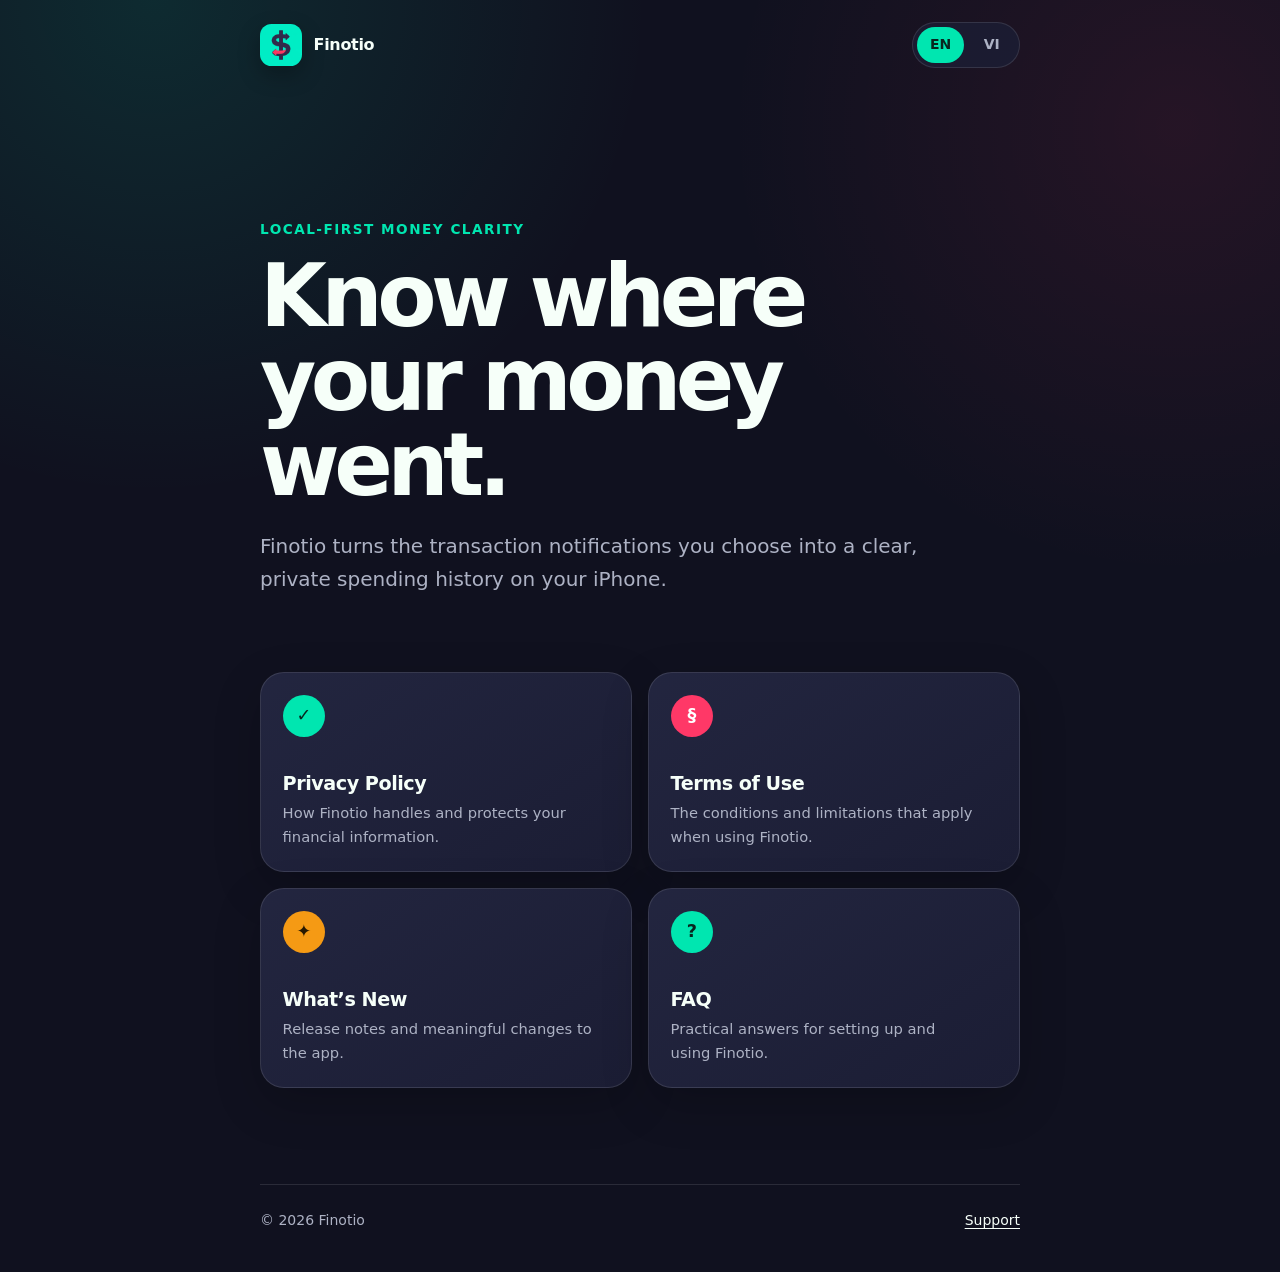
<file: index.html>
<!doctype html>
<html lang="en">
<head>
  <meta charset="utf-8">
  <meta name="viewport" content="width=device-width, initial-scale=1">
  <meta name="description" content="Finotio help, privacy policy, terms of use, and release notes.">
  <meta name="theme-color" content="#10111f">
  <title>Finotio</title>
  <link rel="icon" href="assets/finotio-icon.png">
  <link rel="stylesheet" href="assets/styles.css">
  <script src="assets/site.js" defer></script>
</head>
<body>
  <header class="site-header shell">
    <a class="brand" href="./" aria-label="Finotio home">
      <img src="assets/finotio-icon.png" alt="">
      <span>Finotio</span>
    </a>
    <div class="language-picker" aria-label="Language">
      <button type="button" data-language="en" aria-pressed="true">EN</button>
      <button type="button" data-language="vi" aria-pressed="false">VI</button>
    </div>
  </header>

  <main class="shell">
    <div data-copy="en">
      <section class="hero">
        <p class="eyebrow">Local-first money clarity</p>
        <h1>Know where your money went.</h1>
        <p class="lede">Finotio turns the transaction notifications you choose into a clear, private spending history on your iPhone.</p>
      </section>

      <nav class="link-grid" aria-label="Information pages">
        <a class="link-card" href="privacy/?lang=en">
          <span class="card-icon" aria-hidden="true">✓</span>
          <h2>Privacy Policy</h2>
          <p>How Finotio handles and protects your financial information.</p>
        </a>
        <a class="link-card" href="terms/?lang=en">
          <span class="card-icon" aria-hidden="true">§</span>
          <h2>Terms of Use</h2>
          <p>The conditions and limitations that apply when using Finotio.</p>
        </a>
        <a class="link-card" href="whats-new/?lang=en">
          <span class="card-icon" aria-hidden="true">✦</span>
          <h2>What’s New</h2>
          <p>Release notes and meaningful changes to the app.</p>
        </a>
        <a class="link-card" href="faq/?lang=en">
          <span class="card-icon" aria-hidden="true">?</span>
          <h2>FAQ</h2>
          <p>Practical answers for setting up and using Finotio.</p>
        </a>
      </nav>
    </div>

    <div data-copy="vi" hidden>
      <section class="hero">
        <p class="eyebrow">Tài chính rõ ràng, dữ liệu cục bộ</p>
        <h1>Hiểu tiền của bạn đã đi đâu.</h1>
        <p class="lede">Finotio biến những thông báo giao dịch bạn chủ động chọn thành lịch sử chi tiêu rõ ràng và riêng tư trên iPhone.</p>
      </section>

      <nav class="link-grid" aria-label="Các trang thông tin">
        <a class="link-card" href="privacy/?lang=vi">
          <span class="card-icon" aria-hidden="true">✓</span>
          <h2>Chính sách quyền riêng tư</h2>
          <p>Cách Finotio xử lý và bảo vệ thông tin tài chính của bạn.</p>
        </a>
        <a class="link-card" href="terms/?lang=vi">
          <span class="card-icon" aria-hidden="true">§</span>
          <h2>Điều khoản sử dụng</h2>
          <p>Các điều kiện và giới hạn áp dụng khi sử dụng Finotio.</p>
        </a>
        <a class="link-card" href="whats-new/?lang=vi">
          <span class="card-icon" aria-hidden="true">✦</span>
          <h2>Có gì mới</h2>
          <p>Ghi chú phát hành và những thay đổi đáng chú ý của ứng dụng.</p>
        </a>
        <a class="link-card" href="faq/?lang=vi">
          <span class="card-icon" aria-hidden="true">?</span>
          <h2>Câu hỏi thường gặp</h2>
          <p>Hướng dẫn thiết thực để thiết lập và sử dụng Finotio.</p>
        </a>
      </nav>
    </div>
  </main>

  <footer class="site-footer shell">
    <p>© 2026 Finotio</p>
    <p><a href="https://github.com/phuwn/Finotio-site/issues">Support</a></p>
  </footer>
</body>
</html>
</file>
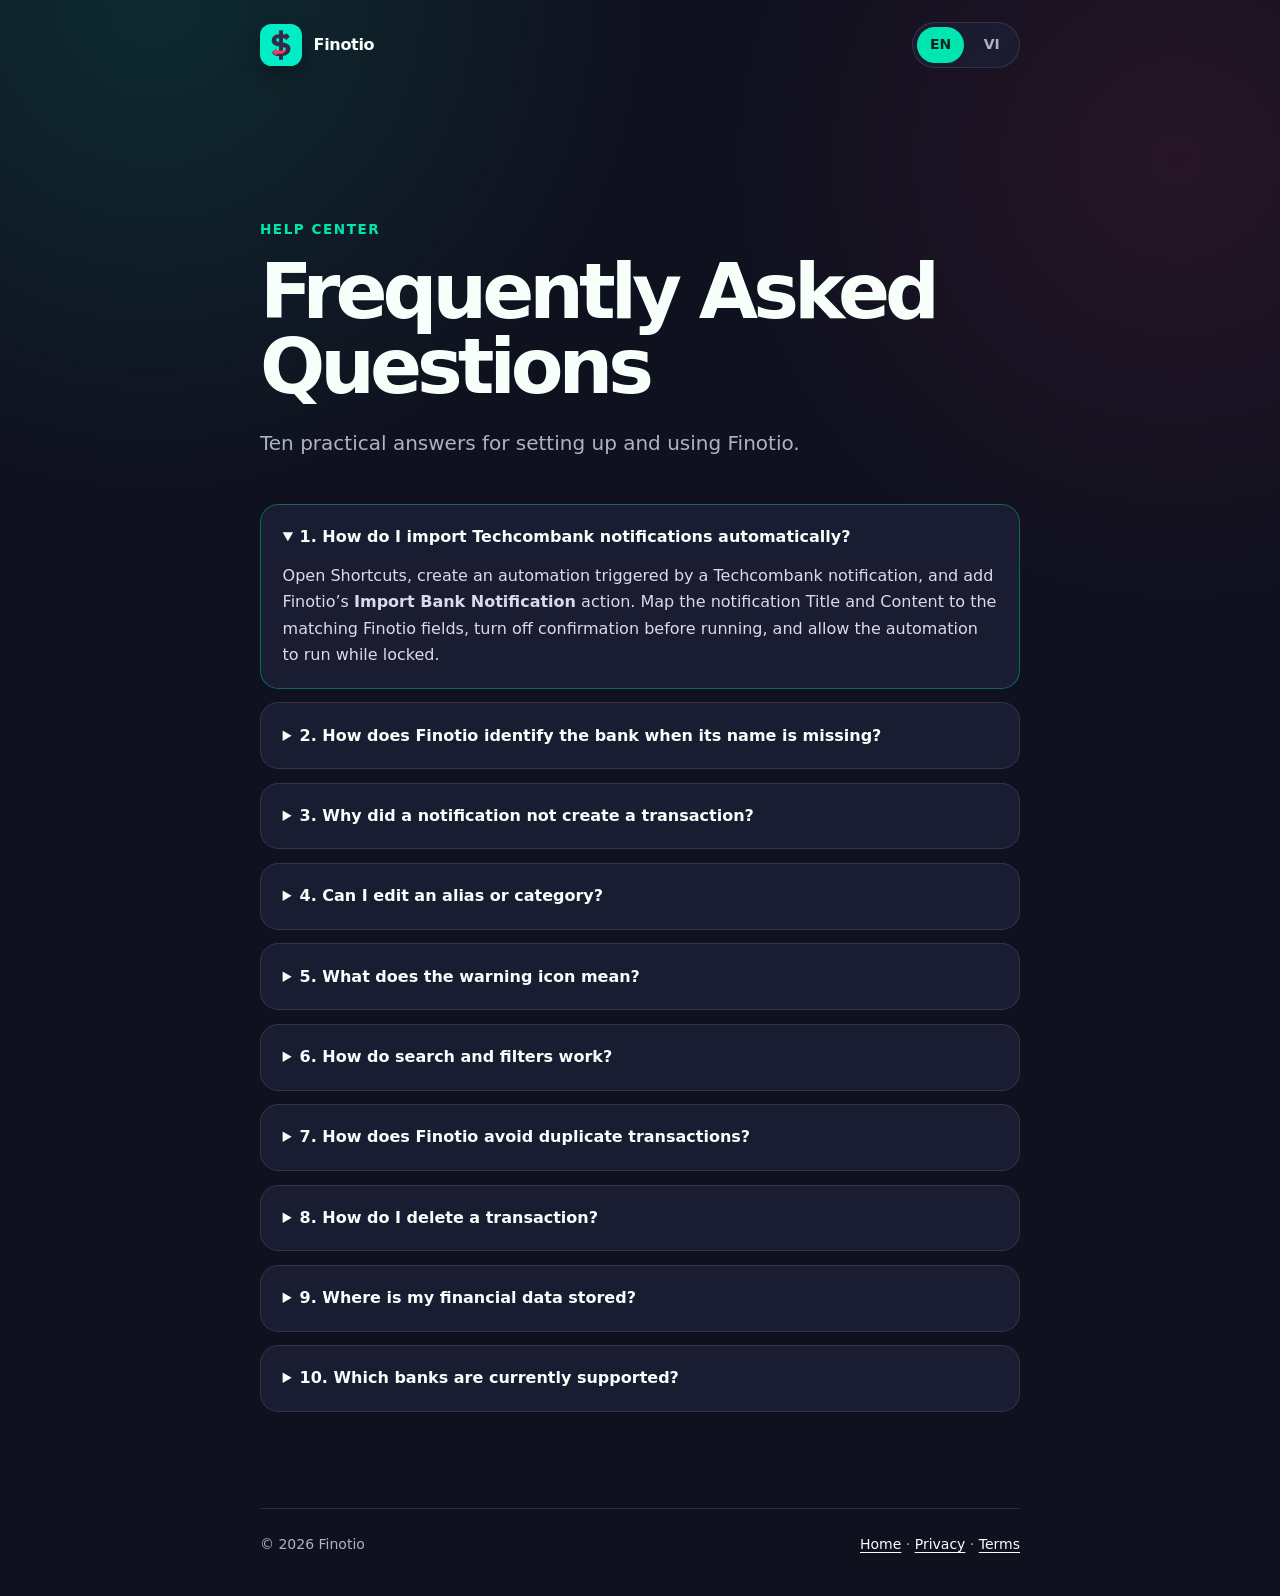
<file: faq/index.html>
<!doctype html>
<html lang="en">
<head>
  <meta charset="utf-8">
  <meta name="viewport" content="width=device-width, initial-scale=1">
  <meta name="description" content="Frequently asked questions about using Finotio.">
  <meta name="theme-color" content="#10111f">
  <title>FAQ — Finotio</title>
  <link rel="icon" href="../assets/finotio-icon.png">
  <link rel="stylesheet" href="../assets/styles.css">
  <script src="../assets/site.js" defer></script>
</head>
<body>
  <header class="site-header shell">
    <a class="brand" href="../" aria-label="Finotio home">
      <img src="../assets/finotio-icon.png" alt="">
      <span>Finotio</span>
    </a>
    <div class="language-picker" aria-label="Language">
      <button type="button" data-language="en" aria-pressed="true">EN</button>
      <button type="button" data-language="vi" aria-pressed="false">VI</button>
    </div>
  </header>

  <main class="shell">
    <article data-copy="en">
      <header class="hero">
        <p class="eyebrow">Help center</p>
        <h1 class="legal-title">Frequently Asked Questions</h1>
        <p class="lede">Ten practical answers for setting up and using Finotio.</p>
      </header>
      <section class="faq-list">
        <details open>
          <summary>1. How do I import Techcombank notifications automatically?</summary>
          <p>Open Shortcuts, create an automation triggered by a Techcombank notification, and add Finotio’s <strong>Import Bank Notification</strong> action. Map the notification Title and Content to the matching Finotio fields, turn off confirmation before running, and allow the automation to run while locked.</p>
        </details>
        <details>
          <summary>2. How does Finotio identify the bank when its name is missing?</summary>
          <p>Finotio saves the account number and money source from recognized transactions. When a later notification omits the bank name, Finotio compares its account number with your saved Accounts and uses the matching money source.</p>
        </details>
        <details>
          <summary>3. Why did a notification not create a transaction?</summary>
          <p>Confirm that both notification Title and Content are passed to Finotio. Promotional messages beginning with <code>[QC]</code> are intentionally ignored. If the bank changes its wording, keep a redacted copy of the complete notification for troubleshooting and enter the transaction manually.</p>
        </details>
        <details>
          <summary>4. Can I edit an alias or category?</summary>
          <p>Yes. Open any transaction and change its Transaction alias or Category. When you change a category, Finotio remembers the normalized alias and can reuse that category for similar future transactions.</p>
        </details>
        <details>
          <summary>5. What does the warning icon mean?</summary>
          <p>The warning means the notification was parsed with low confidence. Review the original notification, alias, and category. The warning disappears after you edit either the alias or category.</p>
        </details>
        <details>
          <summary>6. How do search and filters work?</summary>
          <p>Search by alias, category, bank, or amount. A numeric query such as <code>10</code> matches amount prefixes such as 10,000 and 100,000, while also matching aliases containing “10”. Use the filter button to narrow results by category or money source.</p>
        </details>
        <details>
          <summary>7. How does Finotio avoid duplicate transactions?</summary>
          <p>Finotio compares source, direction, amount, time, and transaction description before saving. Similar transactions recorded close together are treated as duplicates.</p>
        </details>
        <details>
          <summary>8. How do I delete a transaction?</summary>
          <p>Open Transaction Details, scroll to the bottom, and tap Delete Transaction. You can also swipe a transaction in the full Transactions list.</p>
        </details>
        <details>
          <summary>9. Where is my financial data stored?</summary>
          <p>Transaction parsing and storage happen locally on your iPhone. Finotio does not require your bank password or OTP. Read the Privacy Policy for the complete details.</p>
        </details>
        <details>
          <summary>10. Which banks are currently supported?</summary>
          <p>Techcombank is the currently supported bank. More notification formats may be added after they are tested against real, redacted samples.</p>
        </details>
      </section>
    </article>

    <article data-copy="vi" hidden>
      <header class="hero">
        <p class="eyebrow">Trung tâm trợ giúp</p>
        <h1 class="legal-title">Câu hỏi thường gặp</h1>
        <p class="lede">Mười câu trả lời thiết thực để thiết lập và sử dụng Finotio.</p>
      </header>
      <section class="faq-list">
        <details open>
          <summary>1. Làm sao tự động nhập thông báo Techcombank?</summary>
          <p>Mở Phím tắt, tạo một tự động hóa được kích hoạt bởi thông báo Techcombank, rồi thêm tác vụ <strong>Nhập thông báo ngân hàng</strong> của Finotio. Gán Tiêu đề và Nội dung thông báo vào đúng trường của Finotio, tắt xác nhận trước khi chạy và cho phép tự động hóa chạy khi khóa máy.</p>
        </details>
        <details>
          <summary>2. Finotio nhận diện ngân hàng thế nào khi thông báo không có tên ngân hàng?</summary>
          <p>Finotio lưu số tài khoản và nguồn tiền từ các giao dịch đã nhận diện. Khi thông báo sau không có tên ngân hàng, Finotio đối chiếu số tài khoản với mục Tài khoản đã lưu và dùng nguồn tiền tương ứng.</p>
        </details>
        <details>
          <summary>3. Vì sao một thông báo không tạo ra giao dịch?</summary>
          <p>Hãy kiểm tra cả Tiêu đề và Nội dung thông báo đều được chuyển sang Finotio. Tin quảng cáo bắt đầu bằng <code>[QC]</code> sẽ bị bỏ qua. Nếu ngân hàng đổi cách viết, hãy giữ một bản thông báo đầy đủ đã che dữ liệu nhạy cảm để xử lý lỗi và nhập giao dịch thủ công.</p>
        </details>
        <details>
          <summary>4. Tôi có thể sửa tên giao dịch hoặc danh mục không?</summary>
          <p>Có. Mở bất kỳ giao dịch nào rồi sửa Tên giao dịch hoặc Danh mục. Khi bạn đổi danh mục, Finotio ghi nhớ tên đã chuẩn hóa và có thể dùng lại danh mục đó cho giao dịch tương tự trong tương lai.</p>
        </details>
        <details>
          <summary>5. Biểu tượng cảnh báo có ý nghĩa gì?</summary>
          <p>Cảnh báo cho biết Finotio chưa tự tin về kết quả phân tích thông báo. Hãy kiểm tra thông báo gốc, tên giao dịch và danh mục. Cảnh báo biến mất sau khi bạn sửa tên giao dịch hoặc danh mục.</p>
        </details>
        <details>
          <summary>6. Tìm kiếm và bộ lọc hoạt động thế nào?</summary>
          <p>Bạn có thể tìm theo tên, danh mục, ngân hàng hoặc số tiền. Từ khóa thuần số như <code>10</code> sẽ khớp tiền tố số tiền như 10.000 và 100.000, đồng thời vẫn khớp tên giao dịch chứa “10”. Nút bộ lọc giúp lọc theo danh mục hoặc nguồn tiền.</p>
        </details>
        <details>
          <summary>7. Finotio tránh giao dịch trùng lặp thế nào?</summary>
          <p>Trước khi lưu, Finotio so sánh nguồn, chiều giao dịch, số tiền, thời gian và mô tả. Các giao dịch tương tự được ghi gần nhau sẽ được xem là trùng lặp.</p>
        </details>
        <details>
          <summary>8. Làm sao xóa một giao dịch?</summary>
          <p>Mở Chi tiết giao dịch, cuộn xuống cuối trang rồi nhấn Xóa giao dịch. Bạn cũng có thể vuốt một giao dịch trong danh sách Giao dịch đầy đủ.</p>
        </details>
        <details>
          <summary>9. Dữ liệu tài chính của tôi được lưu ở đâu?</summary>
          <p>Việc phân tích và lưu giao dịch diễn ra cục bộ trên iPhone. Finotio không yêu cầu mật khẩu ngân hàng hoặc OTP. Hãy đọc Chính sách quyền riêng tư để biết đầy đủ chi tiết.</p>
        </details>
        <details>
          <summary>10. Finotio hiện hỗ trợ ngân hàng nào?</summary>
          <p>Techcombank là ngân hàng đang được hỗ trợ chính thức. Các định dạng thông báo khác có thể được bổ sung sau khi được kiểm thử với mẫu thật đã ẩn thông tin nhạy cảm.</p>
        </details>
      </section>
    </article>
  </main>

  <footer class="site-footer shell">
    <p>© 2026 Finotio</p>
    <p><a href="../">Home</a> · <a href="../privacy/">Privacy</a> · <a href="../terms/">Terms</a></p>
  </footer>
</body>
</html>
</file>
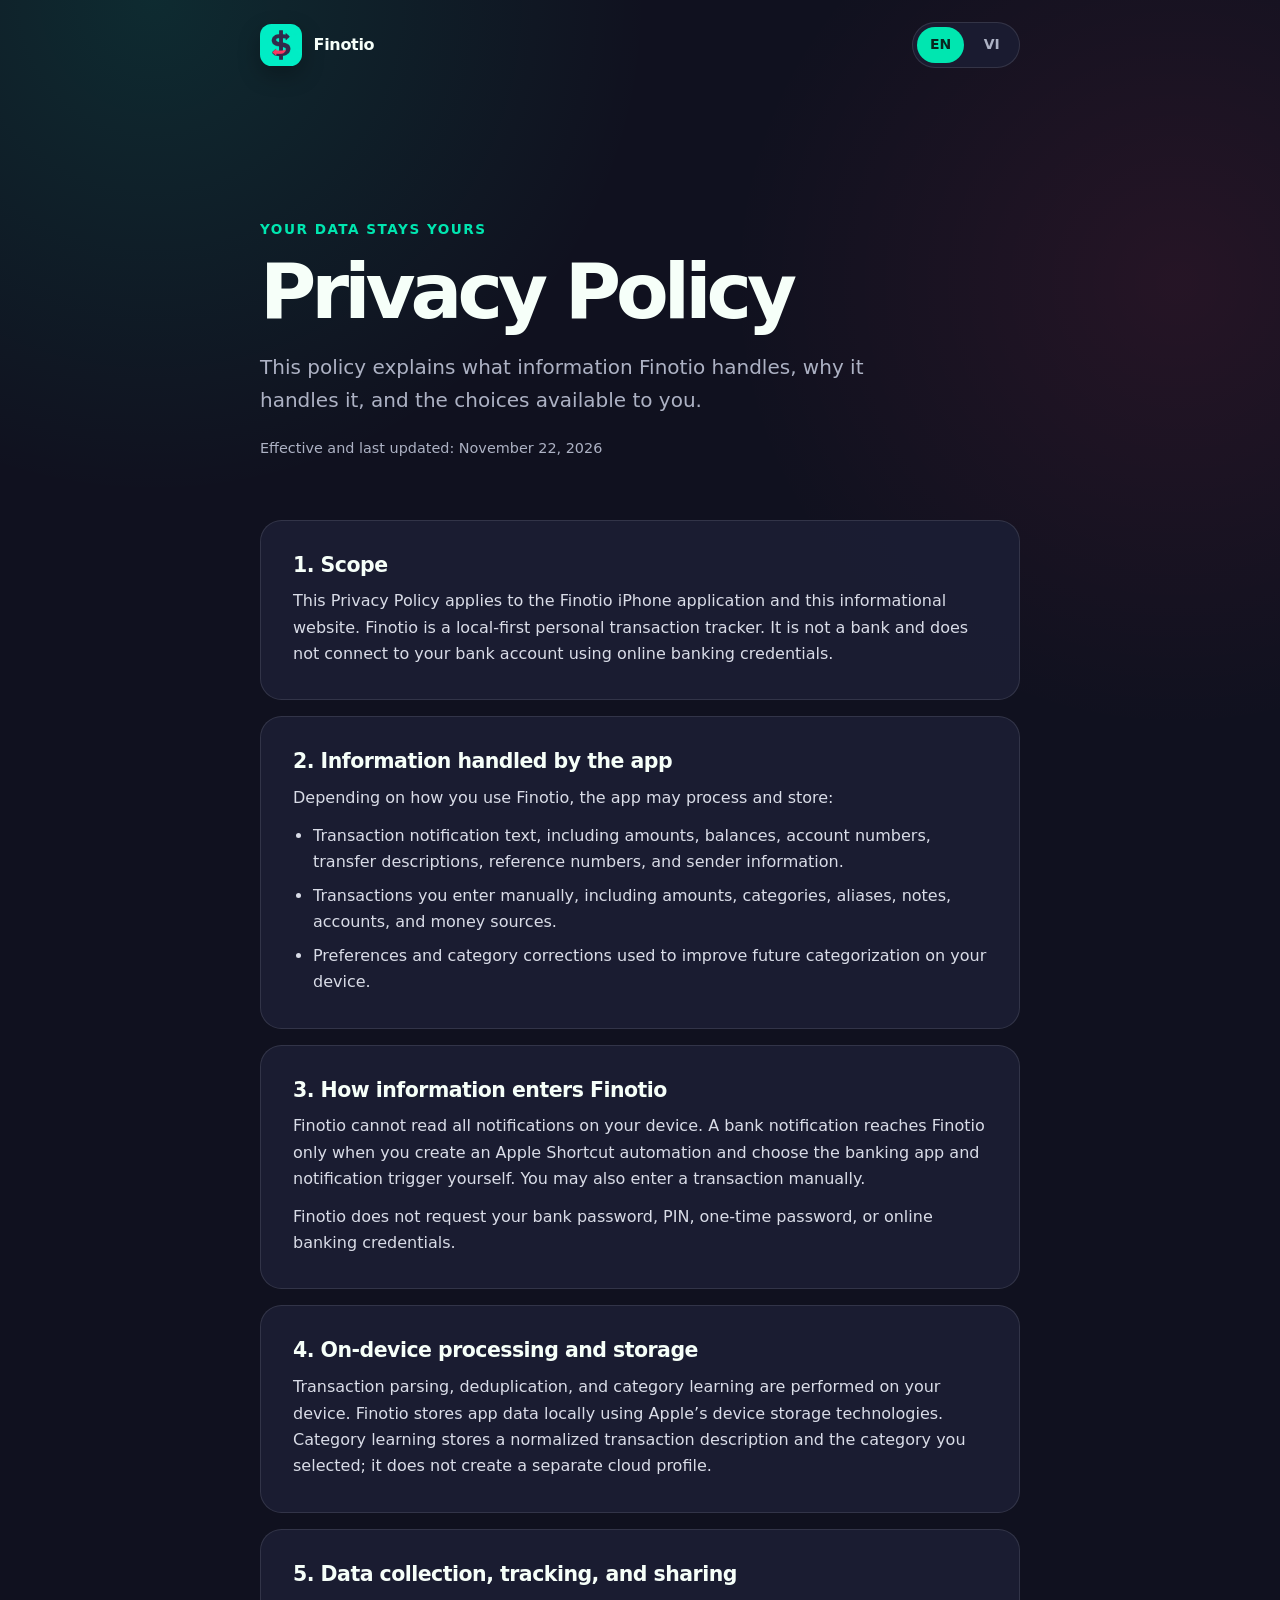
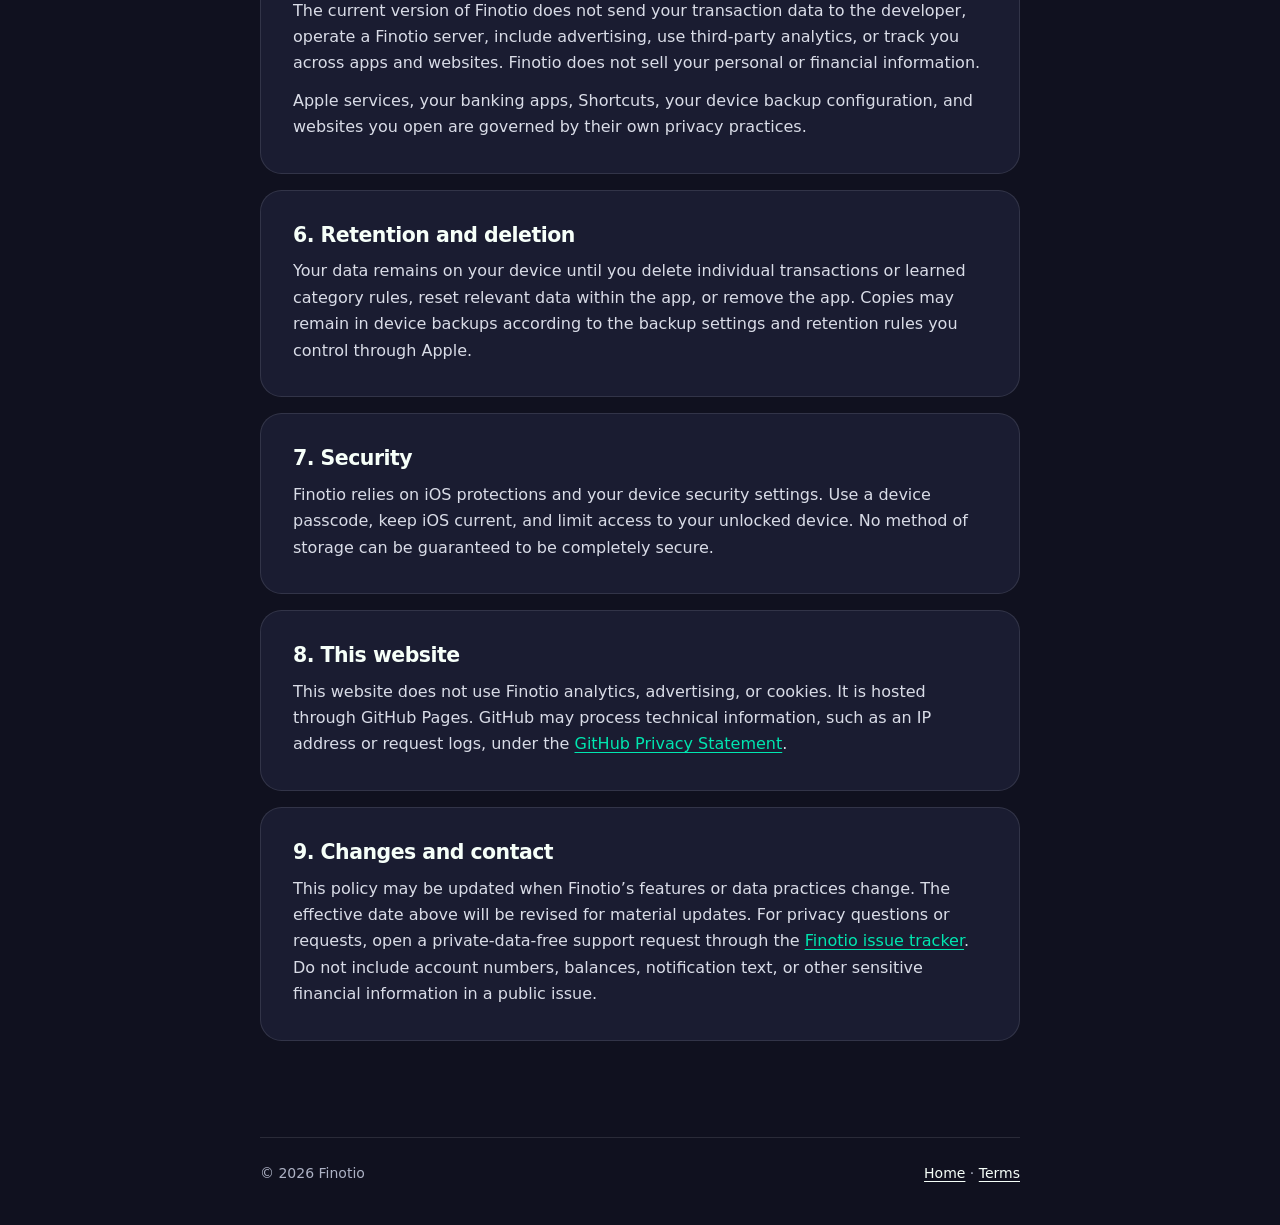
<file: privacy/index.html>
<!doctype html>
<html lang="en">
<head>
  <meta charset="utf-8">
  <meta name="viewport" content="width=device-width, initial-scale=1">
  <meta name="description" content="Finotio Privacy Policy.">
  <meta name="theme-color" content="#10111f">
  <title>Privacy Policy — Finotio</title>
  <link rel="icon" href="../assets/finotio-icon.png">
  <link rel="stylesheet" href="../assets/styles.css">
  <script src="../assets/site.js" defer></script>
</head>
<body>
  <header class="site-header shell">
    <a class="brand" href="../" aria-label="Finotio home">
      <img src="../assets/finotio-icon.png" alt="">
      <span>Finotio</span>
    </a>
    <div class="language-picker" aria-label="Language">
      <button type="button" data-language="en" aria-pressed="true">EN</button>
      <button type="button" data-language="vi" aria-pressed="false">VI</button>
    </div>
  </header>

  <main class="shell">
    <article data-copy="en">
      <header class="hero">
        <p class="eyebrow">Your data stays yours</p>
        <h1 class="legal-title">Privacy Policy</h1>
        <p class="lede">This policy explains what information Finotio handles, why it handles it, and the choices available to you.</p>
        <p class="meta">Effective and last updated: November 22, 2026</p>
      </header>

      <div class="document">
        <section>
          <h2>1. Scope</h2>
          <p>This Privacy Policy applies to the Finotio iPhone application and this informational website. Finotio is a local-first personal transaction tracker. It is not a bank and does not connect to your bank account using online banking credentials.</p>
        </section>

        <section>
          <h2>2. Information handled by the app</h2>
          <p>Depending on how you use Finotio, the app may process and store:</p>
          <ul>
            <li>Transaction notification text, including amounts, balances, account numbers, transfer descriptions, reference numbers, and sender information.</li>
            <li>Transactions you enter manually, including amounts, categories, aliases, notes, accounts, and money sources.</li>
            <li>Preferences and category corrections used to improve future categorization on your device.</li>
          </ul>
        </section>

        <section>
          <h2>3. How information enters Finotio</h2>
          <p>Finotio cannot read all notifications on your device. A bank notification reaches Finotio only when you create an Apple Shortcut automation and choose the banking app and notification trigger yourself. You may also enter a transaction manually.</p>
          <p>Finotio does not request your bank password, PIN, one-time password, or online banking credentials.</p>
        </section>

        <section>
          <h2>4. On-device processing and storage</h2>
          <p>Transaction parsing, deduplication, and category learning are performed on your device. Finotio stores app data locally using Apple’s device storage technologies. Category learning stores a normalized transaction description and the category you selected; it does not create a separate cloud profile.</p>
        </section>

        <section>
          <h2>5. Data collection, tracking, and sharing</h2>
          <p>The current version of Finotio does not send your transaction data to the developer, operate a Finotio server, include advertising, use third-party analytics, or track you across apps and websites. Finotio does not sell your personal or financial information.</p>
          <p>Apple services, your banking apps, Shortcuts, your device backup configuration, and websites you open are governed by their own privacy practices.</p>
        </section>

        <section>
          <h2>6. Retention and deletion</h2>
          <p>Your data remains on your device until you delete individual transactions or learned category rules, reset relevant data within the app, or remove the app. Copies may remain in device backups according to the backup settings and retention rules you control through Apple.</p>
        </section>

        <section>
          <h2>7. Security</h2>
          <p>Finotio relies on iOS protections and your device security settings. Use a device passcode, keep iOS current, and limit access to your unlocked device. No method of storage can be guaranteed to be completely secure.</p>
        </section>

        <section>
          <h2>8. This website</h2>
          <p>This website does not use Finotio analytics, advertising, or cookies. It is hosted through GitHub Pages. GitHub may process technical information, such as an IP address or request logs, under the <a href="https://docs.github.com/en/site-policy/privacy-policies/github-general-privacy-statement">GitHub Privacy Statement</a>.</p>
        </section>

        <section>
          <h2>9. Changes and contact</h2>
          <p>This policy may be updated when Finotio’s features or data practices change. The effective date above will be revised for material updates. For privacy questions or requests, open a private-data-free support request through the <a href="https://github.com/phuwn/Finotio-site/issues">Finotio issue tracker</a>. Do not include account numbers, balances, notification text, or other sensitive financial information in a public issue.</p>
        </section>
      </div>
    </article>

    <article data-copy="vi" hidden>
      <header class="hero">
        <p class="eyebrow">Dữ liệu của bạn thuộc về bạn</p>
        <h1 class="legal-title">Chính sách quyền riêng tư</h1>
        <p class="lede">Chính sách này giải thích Finotio xử lý thông tin nào, vì sao cần xử lý và bạn có những lựa chọn gì.</p>
        <p class="meta">Có hiệu lực và cập nhật lần cuối: 22 tháng 11, 2026</p>
      </header>

      <div class="document">
        <section>
          <h2>1. Phạm vi</h2>
          <p>Chính sách quyền riêng tư này áp dụng cho ứng dụng Finotio trên iPhone và website thông tin này. Finotio là ứng dụng theo dõi giao dịch cá nhân ưu tiên lưu trữ cục bộ. Finotio không phải ngân hàng và không kết nối tài khoản ngân hàng bằng thông tin đăng nhập ngân hàng trực tuyến.</p>
        </section>

        <section>
          <h2>2. Thông tin được ứng dụng xử lý</h2>
          <p>Tùy theo cách bạn sử dụng Finotio, ứng dụng có thể xử lý và lưu:</p>
          <ul>
            <li>Nội dung thông báo giao dịch, bao gồm số tiền, số dư, số tài khoản, nội dung chuyển khoản, mã tham chiếu và thông tin người gửi.</li>
            <li>Giao dịch bạn nhập thủ công, bao gồm số tiền, danh mục, tên giao dịch, ghi chú, tài khoản và nguồn tiền.</li>
            <li>Tùy chọn và các lần sửa danh mục dùng để cải thiện việc phân loại giao dịch sau này trên thiết bị.</li>
          </ul>
        </section>

        <section>
          <h2>3. Cách thông tin được đưa vào Finotio</h2>
          <p>Finotio không thể đọc toàn bộ thông báo trên thiết bị. Thông báo ngân hàng chỉ được đưa vào Finotio khi bạn tự tạo một tự động hóa trong Phím tắt của Apple và tự chọn ứng dụng ngân hàng cùng trigger thông báo. Bạn cũng có thể nhập giao dịch thủ công.</p>
          <p>Finotio không yêu cầu mật khẩu ngân hàng, mã PIN, OTP hay thông tin đăng nhập ngân hàng trực tuyến.</p>
        </section>

        <section>
          <h2>4. Xử lý và lưu trữ trên thiết bị</h2>
          <p>Việc phân tích giao dịch, phát hiện trùng lặp và ghi nhớ danh mục đều diễn ra trên thiết bị. Finotio lưu dữ liệu ứng dụng cục bộ bằng công nghệ lưu trữ của Apple. Tính năng ghi nhớ danh mục lưu một nội dung giao dịch đã chuẩn hóa và danh mục bạn chọn; tính năng này không tạo hồ sơ riêng trên đám mây.</p>
        </section>

        <section>
          <h2>5. Thu thập, theo dõi và chia sẻ dữ liệu</h2>
          <p>Phiên bản Finotio hiện tại không gửi dữ liệu giao dịch cho nhà phát triển, không vận hành máy chủ Finotio, không chứa quảng cáo, không sử dụng phân tích của bên thứ ba và không theo dõi bạn giữa các ứng dụng hay website. Finotio không bán thông tin cá nhân hoặc tài chính của bạn.</p>
          <p>Các dịch vụ của Apple, ứng dụng ngân hàng, Phím tắt, cấu hình sao lưu thiết bị và website bạn mở chịu sự điều chỉnh bởi chính sách quyền riêng tư riêng của các bên đó.</p>
        </section>

        <section>
          <h2>6. Thời gian lưu và xóa dữ liệu</h2>
          <p>Dữ liệu tồn tại trên thiết bị cho đến khi bạn xóa từng giao dịch hoặc quy tắc danh mục đã học, reset dữ liệu liên quan trong ứng dụng hoặc gỡ ứng dụng. Bản sao có thể còn trong bản sao lưu thiết bị theo thiết lập sao lưu và thời hạn lưu trữ bạn quản lý thông qua Apple.</p>
        </section>

        <section>
          <h2>7. Bảo mật</h2>
          <p>Finotio dựa vào các lớp bảo vệ của iOS và thiết lập bảo mật trên thiết bị của bạn. Hãy dùng mật mã thiết bị, cập nhật iOS và hạn chế người khác sử dụng thiết bị khi đã mở khóa. Không phương thức lưu trữ nào có thể được đảm bảo an toàn tuyệt đối.</p>
        </section>

        <section>
          <h2>8. Website này</h2>
          <p>Website này không sử dụng công cụ phân tích của Finotio, quảng cáo hay cookie. Website được host bằng GitHub Pages. GitHub có thể xử lý thông tin kỹ thuật như địa chỉ IP hoặc request log theo <a href="https://docs.github.com/en/site-policy/privacy-policies/github-general-privacy-statement">Chính sách quyền riêng tư của GitHub</a>.</p>
        </section>

        <section>
          <h2>9. Thay đổi và liên hệ</h2>
          <p>Chính sách này có thể được cập nhật khi tính năng hoặc cách xử lý dữ liệu của Finotio thay đổi. Ngày hiệu lực phía trên sẽ được điều chỉnh khi có cập nhật quan trọng. Nếu có câu hỏi hoặc yêu cầu về quyền riêng tư, hãy tạo yêu cầu hỗ trợ không chứa dữ liệu riêng tư tại <a href="https://github.com/phuwn/Finotio-site/issues">issue tracker của Finotio</a>. Không đăng số tài khoản, số dư, nội dung thông báo hay thông tin tài chính nhạy cảm trong issue công khai.</p>
        </section>
      </div>
    </article>
  </main>

  <footer class="site-footer shell">
    <p>© 2026 Finotio</p>
    <p><a href="../">Home</a> · <a href="../terms/">Terms</a></p>
  </footer>
</body>
</html>
</file>
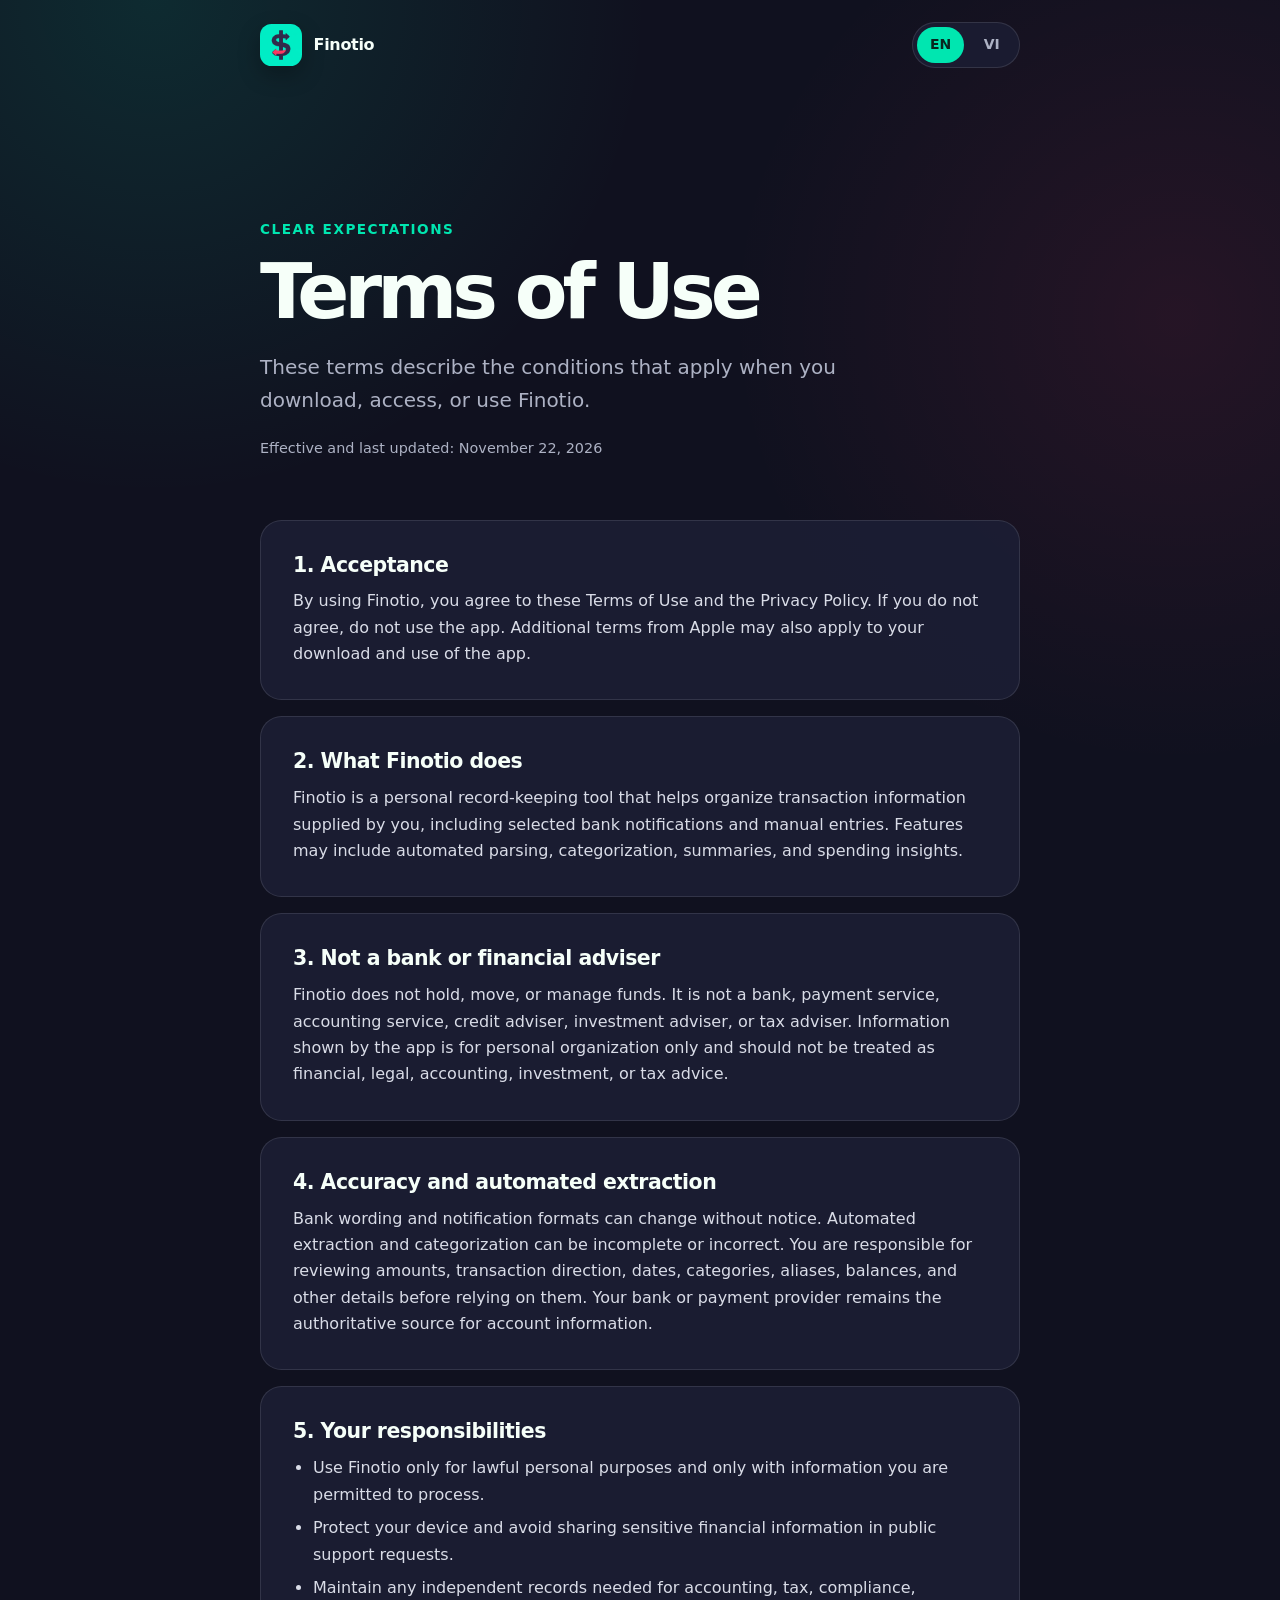
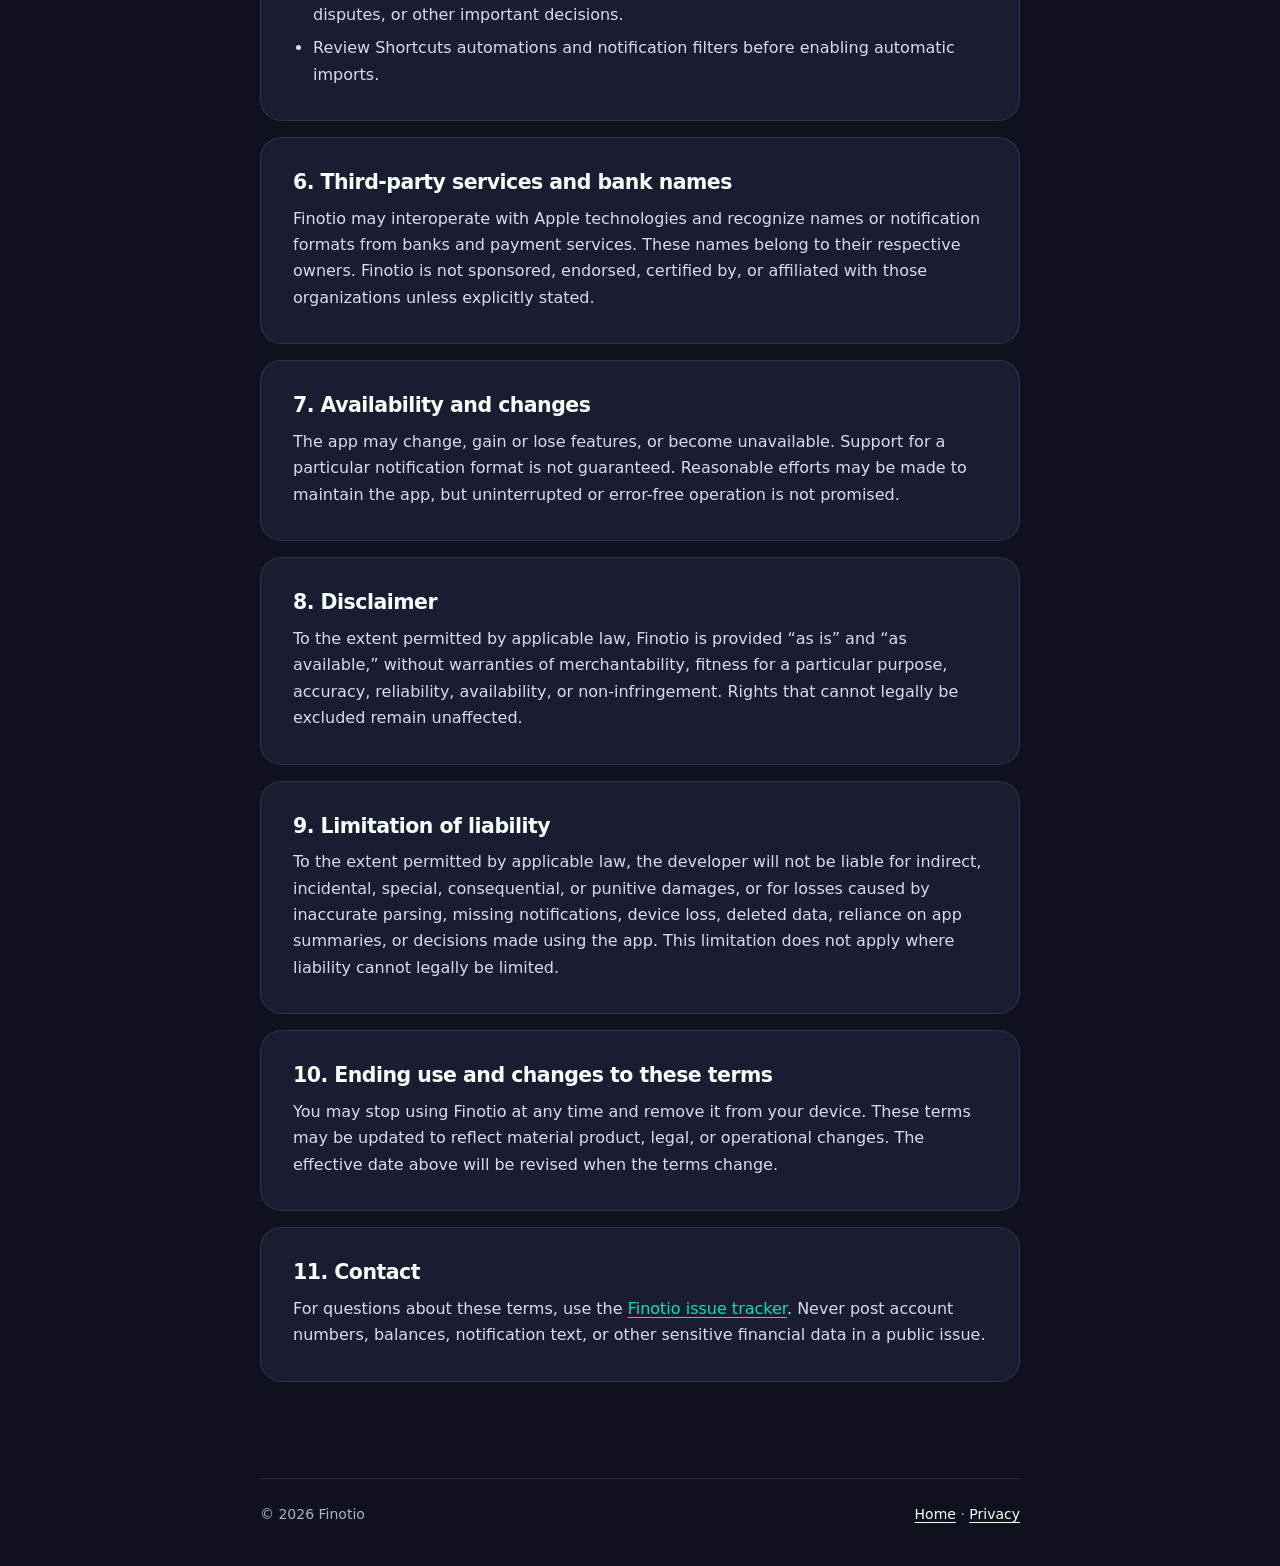
<file: terms/index.html>
<!doctype html>
<html lang="en">
<head>
  <meta charset="utf-8">
  <meta name="viewport" content="width=device-width, initial-scale=1">
  <meta name="description" content="Finotio Terms of Use.">
  <meta name="theme-color" content="#10111f">
  <title>Terms of Use — Finotio</title>
  <link rel="icon" href="../assets/finotio-icon.png">
  <link rel="stylesheet" href="../assets/styles.css">
  <script src="../assets/site.js" defer></script>
</head>
<body>
  <header class="site-header shell">
    <a class="brand" href="../" aria-label="Finotio home">
      <img src="../assets/finotio-icon.png" alt="">
      <span>Finotio</span>
    </a>
    <div class="language-picker" aria-label="Language">
      <button type="button" data-language="en" aria-pressed="true">EN</button>
      <button type="button" data-language="vi" aria-pressed="false">VI</button>
    </div>
  </header>

  <main class="shell">
    <article data-copy="en">
      <header class="hero">
        <p class="eyebrow">Clear expectations</p>
        <h1 class="legal-title">Terms of Use</h1>
        <p class="lede">These terms describe the conditions that apply when you download, access, or use Finotio.</p>
        <p class="meta">Effective and last updated: November 22, 2026</p>
      </header>

      <div class="document">
        <section>
          <h2>1. Acceptance</h2>
          <p>By using Finotio, you agree to these Terms of Use and the Privacy Policy. If you do not agree, do not use the app. Additional terms from Apple may also apply to your download and use of the app.</p>
        </section>

        <section>
          <h2>2. What Finotio does</h2>
          <p>Finotio is a personal record-keeping tool that helps organize transaction information supplied by you, including selected bank notifications and manual entries. Features may include automated parsing, categorization, summaries, and spending insights.</p>
        </section>

        <section>
          <h2>3. Not a bank or financial adviser</h2>
          <p>Finotio does not hold, move, or manage funds. It is not a bank, payment service, accounting service, credit adviser, investment adviser, or tax adviser. Information shown by the app is for personal organization only and should not be treated as financial, legal, accounting, investment, or tax advice.</p>
        </section>

        <section>
          <h2>4. Accuracy and automated extraction</h2>
          <p>Bank wording and notification formats can change without notice. Automated extraction and categorization can be incomplete or incorrect. You are responsible for reviewing amounts, transaction direction, dates, categories, aliases, balances, and other details before relying on them. Your bank or payment provider remains the authoritative source for account information.</p>
        </section>

        <section>
          <h2>5. Your responsibilities</h2>
          <ul>
            <li>Use Finotio only for lawful personal purposes and only with information you are permitted to process.</li>
            <li>Protect your device and avoid sharing sensitive financial information in public support requests.</li>
            <li>Maintain any independent records needed for accounting, tax, compliance, disputes, or other important decisions.</li>
            <li>Review Shortcuts automations and notification filters before enabling automatic imports.</li>
          </ul>
        </section>

        <section>
          <h2>6. Third-party services and bank names</h2>
          <p>Finotio may interoperate with Apple technologies and recognize names or notification formats from banks and payment services. These names belong to their respective owners. Finotio is not sponsored, endorsed, certified by, or affiliated with those organizations unless explicitly stated.</p>
        </section>

        <section>
          <h2>7. Availability and changes</h2>
          <p>The app may change, gain or lose features, or become unavailable. Support for a particular notification format is not guaranteed. Reasonable efforts may be made to maintain the app, but uninterrupted or error-free operation is not promised.</p>
        </section>

        <section>
          <h2>8. Disclaimer</h2>
          <p>To the extent permitted by applicable law, Finotio is provided “as is” and “as available,” without warranties of merchantability, fitness for a particular purpose, accuracy, reliability, availability, or non-infringement. Rights that cannot legally be excluded remain unaffected.</p>
        </section>

        <section>
          <h2>9. Limitation of liability</h2>
          <p>To the extent permitted by applicable law, the developer will not be liable for indirect, incidental, special, consequential, or punitive damages, or for losses caused by inaccurate parsing, missing notifications, device loss, deleted data, reliance on app summaries, or decisions made using the app. This limitation does not apply where liability cannot legally be limited.</p>
        </section>

        <section>
          <h2>10. Ending use and changes to these terms</h2>
          <p>You may stop using Finotio at any time and remove it from your device. These terms may be updated to reflect material product, legal, or operational changes. The effective date above will be revised when the terms change.</p>
        </section>

        <section>
          <h2>11. Contact</h2>
          <p>For questions about these terms, use the <a href="https://github.com/phuwn/Finotio-site/issues">Finotio issue tracker</a>. Never post account numbers, balances, notification text, or other sensitive financial data in a public issue.</p>
        </section>
      </div>
    </article>

    <article data-copy="vi" hidden>
      <header class="hero">
        <p class="eyebrow">Những nguyên tắc rõ ràng</p>
        <h1 class="legal-title">Điều khoản sử dụng</h1>
        <p class="lede">Các điều khoản này mô tả những điều kiện áp dụng khi bạn tải xuống, truy cập hoặc sử dụng Finotio.</p>
        <p class="meta">Có hiệu lực và cập nhật lần cuối: 22 tháng 11, 2026</p>
      </header>

      <div class="document">
        <section>
          <h2>1. Chấp nhận điều khoản</h2>
          <p>Khi sử dụng Finotio, bạn đồng ý với Điều khoản sử dụng này và Chính sách quyền riêng tư. Nếu không đồng ý, bạn không nên sử dụng ứng dụng. Các điều khoản bổ sung của Apple cũng có thể áp dụng cho việc tải xuống và sử dụng ứng dụng.</p>
        </section>

        <section>
          <h2>2. Finotio làm gì</h2>
          <p>Finotio là công cụ ghi chép cá nhân giúp sắp xếp thông tin giao dịch do bạn cung cấp, bao gồm các thông báo ngân hàng được chọn và giao dịch nhập thủ công. Tính năng có thể bao gồm phân tích tự động, phân loại, tổng hợp và thống kê chi tiêu.</p>
        </section>

        <section>
          <h2>3. Không phải ngân hàng hoặc đơn vị tư vấn tài chính</h2>
          <p>Finotio không nắm giữ, chuyển hoặc quản lý tiền. Finotio không phải ngân hàng, dịch vụ thanh toán, dịch vụ kế toán, đơn vị tư vấn tín dụng, đầu tư hay thuế. Thông tin trong ứng dụng chỉ phục vụ việc quản lý cá nhân và không phải lời khuyên tài chính, pháp lý, kế toán, đầu tư hoặc thuế.</p>
        </section>

        <section>
          <h2>4. Độ chính xác và trích xuất tự động</h2>
          <p>Cách diễn đạt và định dạng thông báo của ngân hàng có thể thay đổi mà không báo trước. Việc trích xuất và phân loại tự động có thể thiếu hoặc sai. Bạn có trách nhiệm kiểm tra số tiền, chiều giao dịch, ngày, danh mục, tên giao dịch, số dư và các chi tiết khác trước khi sử dụng. Ngân hàng hoặc nhà cung cấp dịch vụ thanh toán vẫn là nguồn thông tin chính thức về tài khoản.</p>
        </section>

        <section>
          <h2>5. Trách nhiệm của bạn</h2>
          <ul>
            <li>Chỉ sử dụng Finotio cho mục đích cá nhân hợp pháp và với thông tin bạn được phép xử lý.</li>
            <li>Bảo vệ thiết bị và không chia sẻ thông tin tài chính nhạy cảm trong yêu cầu hỗ trợ công khai.</li>
            <li>Duy trì các hồ sơ độc lập cần thiết cho kế toán, thuế, tuân thủ, tranh chấp hoặc quyết định quan trọng khác.</li>
            <li>Kiểm tra tự động hóa trong Phím tắt và bộ lọc thông báo trước khi bật nhập tự động.</li>
          </ul>
        </section>

        <section>
          <h2>6. Dịch vụ bên thứ ba và tên ngân hàng</h2>
          <p>Finotio có thể tương tác với công nghệ của Apple và nhận diện tên hoặc định dạng thông báo của ngân hàng, dịch vụ thanh toán. Các tên này thuộc về chủ sở hữu tương ứng. Finotio không được tài trợ, chứng nhận, bảo trợ hoặc liên kết với các tổ chức đó trừ khi có tuyên bố rõ ràng.</p>
        </section>

        <section>
          <h2>7. Tính khả dụng và thay đổi</h2>
          <p>Ứng dụng có thể thay đổi, thêm hoặc bỏ tính năng hay ngừng khả dụng. Khả năng hỗ trợ một định dạng thông báo cụ thể không được đảm bảo. Nhà phát triển có thể nỗ lực hợp lý để duy trì ứng dụng nhưng không cam kết hoạt động liên tục hoặc không có lỗi.</p>
        </section>

        <section>
          <h2>8. Tuyên bố miễn trừ</h2>
          <p>Trong phạm vi pháp luật cho phép, Finotio được cung cấp “theo hiện trạng” và “tùy khả dụng”, không kèm bảo đảm về khả năng thương mại, sự phù hợp với một mục đích cụ thể, độ chính xác, độ tin cậy, tính khả dụng hoặc không xâm phạm. Những quyền không thể bị loại trừ theo pháp luật vẫn được giữ nguyên.</p>
        </section>

        <section>
          <h2>9. Giới hạn trách nhiệm</h2>
          <p>Trong phạm vi pháp luật cho phép, nhà phát triển không chịu trách nhiệm cho thiệt hại gián tiếp, ngẫu nhiên, đặc biệt, hệ quả hoặc mang tính trừng phạt; cũng như tổn thất do phân tích sai, thiếu thông báo, mất thiết bị, dữ liệu bị xóa, dựa vào bản tổng hợp trong ứng dụng hoặc quyết định được đưa ra khi sử dụng ứng dụng. Giới hạn này không áp dụng trong trường hợp pháp luật không cho phép giới hạn trách nhiệm.</p>
        </section>

        <section>
          <h2>10. Ngừng sử dụng và thay đổi điều khoản</h2>
          <p>Bạn có thể ngừng sử dụng Finotio bất cứ lúc nào và gỡ ứng dụng khỏi thiết bị. Các điều khoản này có thể được cập nhật để phản ánh thay đổi quan trọng về sản phẩm, pháp lý hoặc vận hành. Ngày hiệu lực phía trên sẽ được điều chỉnh khi điều khoản thay đổi.</p>
        </section>

        <section>
          <h2>11. Liên hệ</h2>
          <p>Nếu có câu hỏi về điều khoản, hãy dùng <a href="https://github.com/phuwn/Finotio-site/issues">issue tracker của Finotio</a>. Không đăng số tài khoản, số dư, nội dung thông báo hoặc dữ liệu tài chính nhạy cảm trong issue công khai.</p>
        </section>
      </div>
    </article>
  </main>

  <footer class="site-footer shell">
    <p>© 2026 Finotio</p>
    <p><a href="../">Home</a> · <a href="../privacy/">Privacy</a></p>
  </footer>
</body>
</html>
</file>
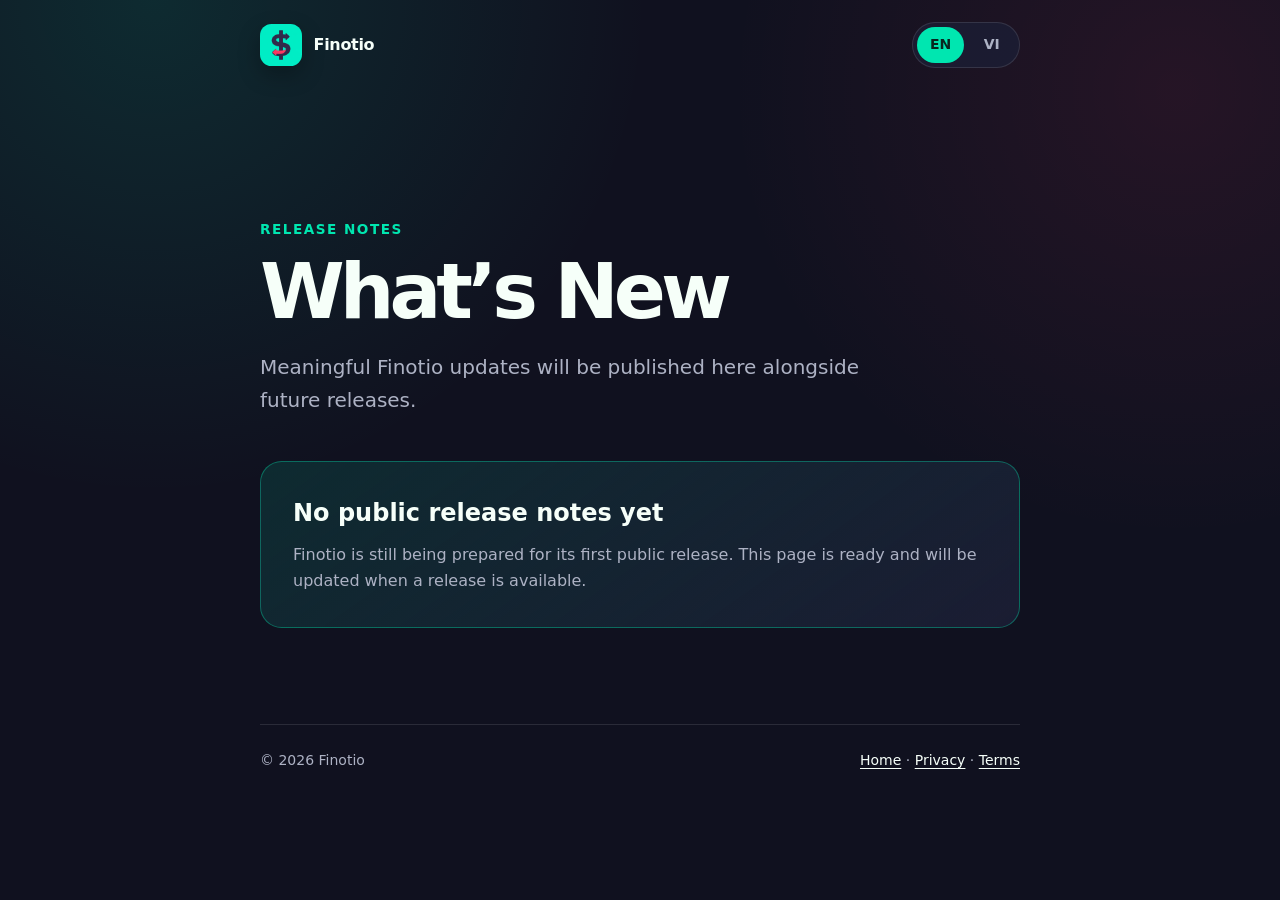
<file: whats-new/index.html>
<!doctype html>
<html lang="en">
<head>
  <meta charset="utf-8">
  <meta name="viewport" content="width=device-width, initial-scale=1">
  <meta name="description" content="What’s new in Finotio.">
  <meta name="theme-color" content="#10111f">
  <title>What’s New — Finotio</title>
  <link rel="icon" href="../assets/finotio-icon.png">
  <link rel="stylesheet" href="../assets/styles.css">
  <script src="../assets/site.js" defer></script>
</head>
<body>
  <header class="site-header shell">
    <a class="brand" href="../" aria-label="Finotio home">
      <img src="../assets/finotio-icon.png" alt="">
      <span>Finotio</span>
    </a>
    <div class="language-picker" aria-label="Language">
      <button type="button" data-language="en" aria-pressed="true">EN</button>
      <button type="button" data-language="vi" aria-pressed="false">VI</button>
    </div>
  </header>

  <main class="shell">
    <article data-copy="en">
      <header class="hero">
        <p class="eyebrow">Release notes</p>
        <h1 class="legal-title">What’s New</h1>
        <p class="lede">Meaningful Finotio updates will be published here alongside future releases.</p>
      </header>
      <section class="notice">
        <h2>No public release notes yet</h2>
        <p>Finotio is still being prepared for its first public release. This page is ready and will be updated when a release is available.</p>
      </section>
    </article>

    <article data-copy="vi" hidden>
      <header class="hero">
        <p class="eyebrow">Ghi chú phát hành</p>
        <h1 class="legal-title">Có gì mới</h1>
        <p class="lede">Những cập nhật đáng chú ý của Finotio sẽ được đăng tại đây cùng các bản phát hành trong tương lai.</p>
      </header>
      <section class="notice">
        <h2>Chưa có ghi chú phát hành công khai</h2>
        <p>Finotio đang được chuẩn bị cho bản phát hành công khai đầu tiên. Trang này đã sẵn sàng và sẽ được cập nhật khi có bản phát hành.</p>
      </section>
    </article>
  </main>

  <footer class="site-footer shell">
    <p>© 2026 Finotio</p>
    <p><a href="../">Home</a> · <a href="../privacy/">Privacy</a> · <a href="../terms/">Terms</a></p>
  </footer>
</body>
</html>
</file>
<file: assets/styles.css>
:root {
  color-scheme: dark;
  --background: #10111f;
  --surface: #1c1e35;
  --surface-raised: #242741;
  --ink: #f6fff9;
  --muted: #adb2c4;
  --line: rgba(255, 255, 255, 0.11);
  --mint: #00e6b0;
  --pink: #ff3867;
  --warning: #f59a14;
  --max-width: 760px;
  font-family: ui-rounded, "SF Pro Rounded", "SF Pro Display", system-ui, -apple-system, BlinkMacSystemFont, sans-serif;
  font-synthesis: none;
}

* {
  box-sizing: border-box;
}

html {
  background: var(--background);
  scroll-behavior: smooth;
}

body {
  min-height: 100vh;
  margin: 0;
  color: var(--ink);
  background:
    radial-gradient(circle at 12% 0%, rgba(0, 230, 176, 0.12), transparent 31rem),
    radial-gradient(circle at 92% 10%, rgba(255, 56, 103, 0.09), transparent 28rem),
    var(--background);
  font-size: 1rem;
  line-height: 1.65;
}

a {
  color: inherit;
}

a:focus-visible,
button:focus-visible {
  outline: 3px solid var(--mint);
  outline-offset: 4px;
}

.shell {
  width: min(calc(100% - 2rem), var(--max-width));
  margin: 0 auto;
}

.site-header {
  display: flex;
  align-items: center;
  justify-content: space-between;
  gap: 1rem;
  padding-block: 1.35rem;
}

.brand {
  display: inline-flex;
  align-items: center;
  gap: 0.75rem;
  color: var(--ink);
  text-decoration: none;
  font-weight: 750;
  letter-spacing: -0.02em;
}

.brand img {
  width: 2.6rem;
  height: 2.6rem;
  border-radius: 0.72rem;
  box-shadow: 0 0.55rem 1.4rem rgba(0, 0, 0, 0.28);
}

.language-picker {
  display: flex;
  gap: 0.3rem;
  padding: 0.25rem;
  border: 1px solid var(--line);
  border-radius: 999px;
  background: rgba(28, 30, 53, 0.8);
}

.language-picker button {
  min-width: 2.9rem;
  padding: 0.42rem 0.72rem;
  border: 0;
  border-radius: 999px;
  color: var(--muted);
  background: transparent;
  font: inherit;
  font-size: 0.875rem;
  font-weight: 750;
  cursor: pointer;
}

.language-picker button[aria-pressed="true"] {
  color: #08261f;
  background: var(--mint);
}

main {
  padding-block: 3rem 6rem;
}

.hero {
  padding-block: clamp(2rem, 8vw, 5rem) 2.75rem;
}

.eyebrow {
  margin: 0 0 0.85rem;
  color: var(--mint);
  font-size: 0.85rem;
  font-weight: 800;
  letter-spacing: 0.11em;
  text-transform: uppercase;
}

h1,
h2,
h3,
p {
  text-wrap: pretty;
}

h1 {
  max-width: 13ch;
  margin: 0;
  font-size: clamp(2.65rem, 9vw, 5.4rem);
  line-height: 0.98;
  letter-spacing: -0.065em;
}

.legal-title {
  max-width: 16ch;
  font-size: clamp(2.5rem, 8vw, 4.8rem);
}

.lede {
  max-width: 42rem;
  margin: 1.4rem 0 0;
  color: var(--muted);
  font-size: clamp(1.08rem, 3vw, 1.25rem);
}

.meta {
  margin-top: 1.25rem;
  color: var(--muted);
  font-size: 0.9rem;
}

.link-grid {
  display: grid;
  grid-template-columns: repeat(2, minmax(0, 1fr));
  gap: 1rem;
  margin-top: 2rem;
}

.link-card {
  min-height: 12rem;
  padding: 1.35rem;
  border: 1px solid var(--line);
  border-radius: 1.5rem;
  background: linear-gradient(145deg, rgba(36, 39, 65, 0.96), rgba(28, 30, 53, 0.96));
  box-shadow: 0 1rem 3rem rgba(0, 0, 0, 0.2);
  text-decoration: none;
  transition: transform 180ms ease, border-color 180ms ease;
}

.link-card:hover {
  transform: translateY(-4px);
  border-color: rgba(0, 230, 176, 0.6);
}

.card-icon {
  display: grid;
  width: 2.65rem;
  height: 2.65rem;
  place-items: center;
  border-radius: 50%;
  color: #08261f;
  background: var(--mint);
  font-size: 1.1rem;
  font-weight: 900;
}

.link-card:nth-child(2) .card-icon {
  color: #fff;
  background: var(--pink);
}

.link-card:nth-child(3) .card-icon {
  color: #281900;
  background: var(--warning);
}

.link-card:nth-child(4) .card-icon {
  color: #08261f;
  background: var(--mint);
}

.link-card h2 {
  margin: 2.25rem 0 0.35rem;
  font-size: 1.2rem;
  line-height: 1.15;
  letter-spacing: -0.025em;
}

.link-card p {
  margin: 0;
  color: var(--muted);
  font-size: 0.92rem;
}

.document {
  display: grid;
  gap: 1rem;
}

.document section,
.notice {
  padding: clamp(1.25rem, 4vw, 2rem);
  border: 1px solid var(--line);
  border-radius: 1.35rem;
  background: rgba(28, 30, 53, 0.88);
}

.document h2 {
  margin: 0 0 0.65rem;
  font-size: 1.28rem;
  line-height: 1.2;
  letter-spacing: -0.025em;
}

.document p,
.document ul {
  margin-block: 0.7rem 0;
  color: #d9dce7;
}

.document ul {
  padding-left: 1.25rem;
}

.document li + li {
  margin-top: 0.45rem;
}

.document a,
.notice a {
  color: var(--mint);
  text-underline-offset: 0.2em;
}

.notice {
  border-color: rgba(0, 230, 176, 0.36);
  background: linear-gradient(145deg, rgba(0, 230, 176, 0.12), rgba(28, 30, 53, 0.9));
}

.notice h2,
.notice p {
  margin: 0;
}

.faq-list {
  display: grid;
  gap: 0.85rem;
}

.faq-list details {
  padding: 1.2rem 1.35rem;
  border: 1px solid var(--line);
  border-radius: 1.15rem;
  background: rgba(28, 30, 53, 0.88);
}

.faq-list details[open] {
  border-color: rgba(0, 230, 176, 0.36);
}

.faq-list summary {
  color: var(--ink);
  font-weight: 750;
  cursor: pointer;
}

.faq-list p {
  margin: 0.8rem 0 0;
  color: #d9dce7;
}

.faq-list code {
  padding: 0.1rem 0.35rem;
  border-radius: 0.35rem;
  color: var(--mint);
  background: rgba(0, 230, 176, 0.1);
}

.notice p {
  margin-top: 0.5rem;
  color: var(--muted);
}

.site-footer {
  display: flex;
  justify-content: space-between;
  gap: 1rem;
  padding-block: 1.5rem 2.5rem;
  border-top: 1px solid var(--line);
  color: var(--muted);
  font-size: 0.875rem;
}

.site-footer p {
  margin: 0;
}

.site-footer a {
  color: var(--ink);
  text-underline-offset: 0.2em;
}

[data-copy][hidden] {
  display: none;
}

@media (max-width: 680px) {
  .link-grid {
    grid-template-columns: 1fr;
  }

  .link-card {
    min-height: auto;
  }

  .site-footer {
    flex-direction: column;
  }
}

@media (prefers-reduced-motion: reduce) {
  html {
    scroll-behavior: auto;
  }

  .link-card {
    transition: none;
  }
}
</file>
